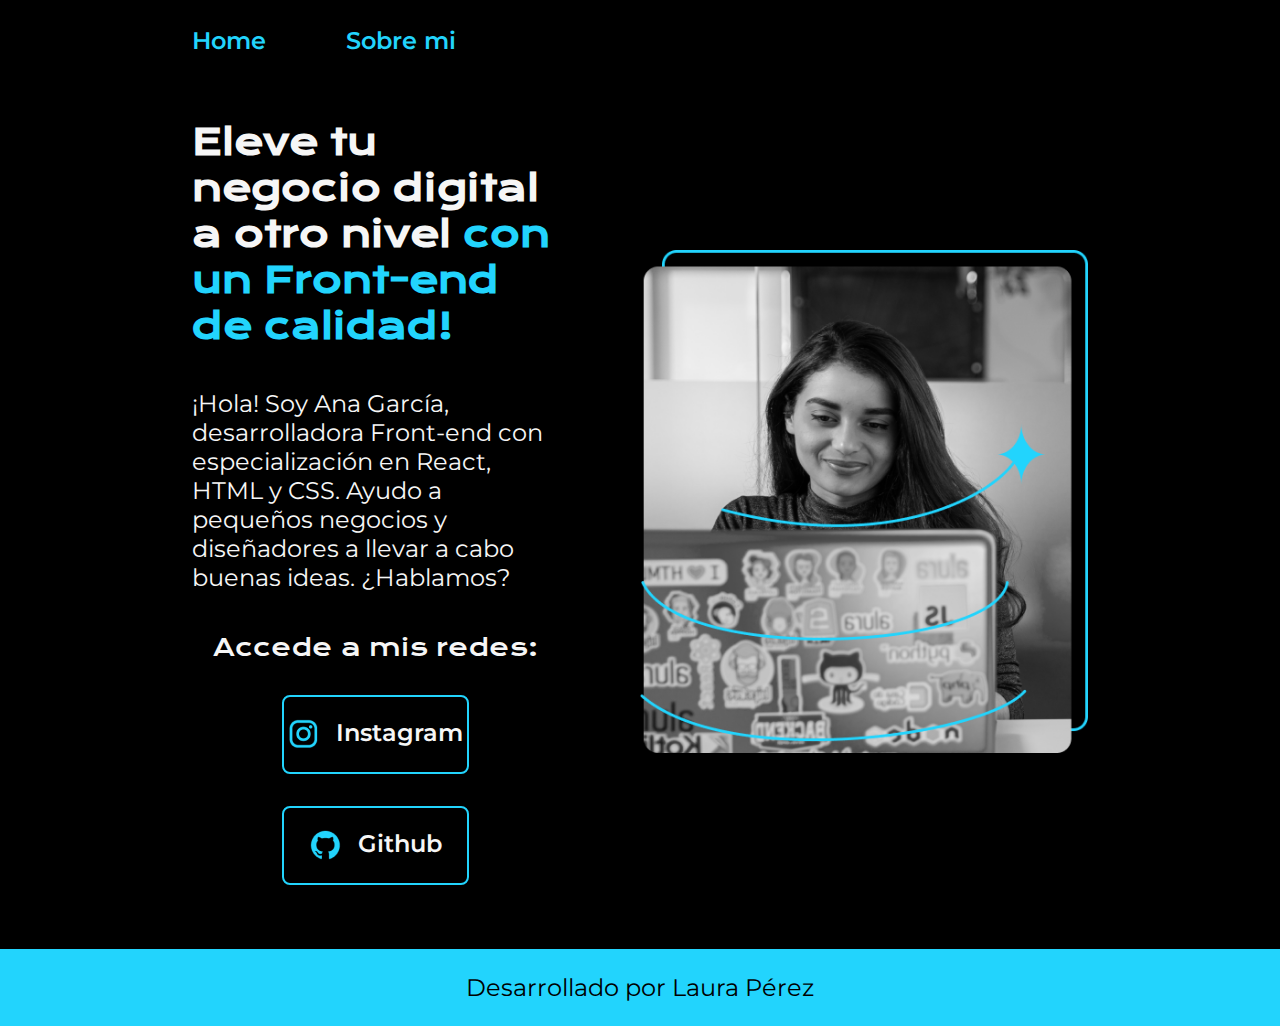
<file: index.html>
<!DOCTYPE html>
<html lang="en">
<head>
    <meta charset="UTF-8">
    <meta name="viewport" content="width=device-width, initial-scale=1.0">
    <title>Portafolio</title>
    <link rel="stylesheet" href="./Styles/style.css">
</head>
<body>
    <header class="header">
        <nav class="header_menu">
            <a class="header_menu_link" href="index.html">Home</a>
            <a class="header_menu_link" href="about.html">Sobre mi</a>
        </nav>
    </header>
    <main class="presentacion">
        <section class="presentacion_contenido">
            <h1 class="presentacion_contenido_titulo">Eleve tu negocio digital a otro nivel <strong class="titulo-destaque">con un Front-end de calidad!</strong> 
            </h1>
            <p class="presentacion_contenido_texto">¡Hola! Soy Ana García, desarrolladora Front-end con especialización en React, HTML y CSS. Ayudo a pequeños negocios y diseñadores a llevar a cabo buenas ideas. ¿Hablamos?
            </p>
            <div class="presentacion_enlaces">
                <h2 class="presentacion_enlace_subtitulo" >Accede a mis redes: </h2>
                <a class="presentacion_enlace_link" href="https://www.instagram.com"><img src="./assets/instagram.png" alt="">Instagram</a>
                <a class="presentacion_enlace_link" href="https://wwww.github.com/"><img src="./assets/github.png" alt="">Github</a>
            </div>
        </section>
        <img class="presentacion_imagen" src="Imagem.png" alt="Imagen Ana">
        
    </main>
    <footer class="footer">
        <p>Desarrollado por Laura Pérez</p>
    </footer>
</body>
</html>
</file>
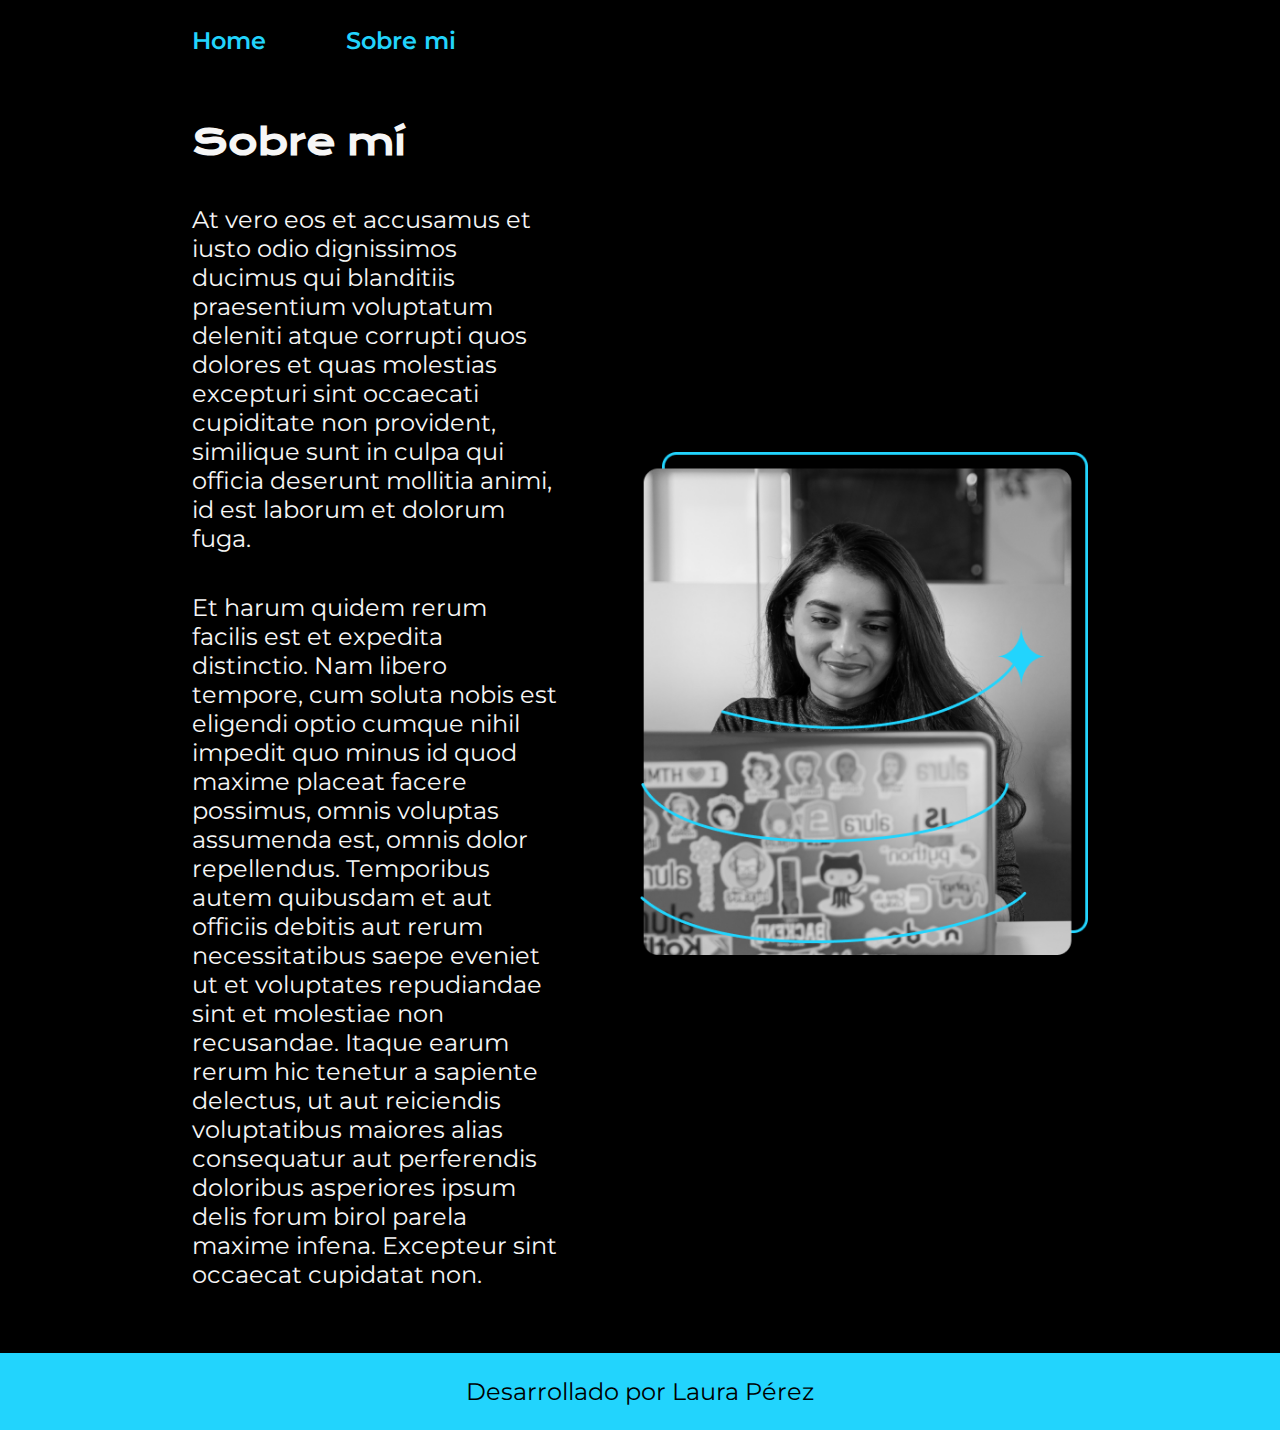
<file: about.html>
<html lang="es">
<head>
    <meta charset="UTF-8">
    <meta name="viewport" content="width=device-width, initial-scale=1.0">
    <title>Sobre mi</title>
    <link rel="stylesheet" href="Styles/style.css">
</head>
<body>
    <header class="header">
        <nav class="header_menu">
            <a class="header_menu_link" href="index.html">Home</a>
            <a class="header_menu_link" href="about.html">Sobre mi</a>
        </nav>
    </header>
    <main class="presentacion">
        <section class="presentacion_contenido">
            <h1 class="presentacion_contenido_titulo">Sobre mí</h1>
            <p class="presentacion_contenido_texto">At vero eos et accusamus et iusto odio dignissimos ducimus qui blanditiis praesentium voluptatum deleniti atque corrupti quos dolores et quas molestias excepturi sint occaecati cupiditate non provident, similique sunt in culpa qui officia deserunt mollitia animi, id est laborum et dolorum fuga.</p>
            <p class="presentacion_contenido_texto">
            Et harum quidem rerum facilis est et expedita distinctio. Nam libero tempore, cum soluta nobis est eligendi optio cumque nihil impedit quo minus id quod maxime placeat facere possimus, omnis voluptas assumenda est, omnis dolor repellendus. Temporibus autem quibusdam et aut officiis debitis aut rerum necessitatibus saepe eveniet ut et voluptates repudiandae sint et molestiae non recusandae. Itaque earum rerum hic tenetur a sapiente delectus, ut aut reiciendis voluptatibus maiores alias consequatur aut perferendis doloribus asperiores ipsum delis forum birol parela maxime infena. Excepteur sint occaecat cupidatat non.</p>
        </section>
        <img class="presentacion_imagen" src="Imagem.png" alt="Imagen Ana">

    </main>
    <footer class="footer">
        <p>Desarrollado por Laura Pérez</p>
    </footer>
</body>
</html>
</file>
<file: Styles/style.css>
@import url('https://fonts.googleapis.com/css2?family=Krona+One&family=Montserrat:wght@400;600&display=swap');


:root {
    --color-primario: #000000;
    --color-secundario: #F6F6F6;
    --color-terciario: #22D4FD;
    --color-hover: #272727;

    --fuente-krona: 'Krona One', sans-serif;
    --fuente-montserrat: 'Montserrat', sans-serif;
}

* {
    padding: 0;
    margin:0;
}

body{
    box-sizing: border-box;
    background-color: var(--color-primario);
    color: var(--color-secundario);
}

.header{
    padding: 2% 0% 0% 15%;
}

.header_menu{
    display: flex;
    gap: 80px;
}
.header_menu_link{
    font-family: var(--fuente-montserrat);
    font-size: 1.5rem;
    font-weight: 600;
    color: var(--color-terciario);
    text-decoration: none;

}



.presentacion {
    padding: 5% 15%;
    display: flex;
    align-items: center;
    justify-content: space-between;
    gap: 82px;
}

.presentacion_contenido{
    width: 50%;
    display: flex;
    flex-direction: column;
    gap: 40px;
}


.presentacion_contenido_titulo{
    font-size: 2.25rem;
    font-family: var(--fuente-krona);
}

.titulo-destaque {
    color: var(--color-terciario); ;
}

.presentacion_contenido_texto{
    font-size: 1.5rem;
    font-family: var(--fuente-montserrat);
}

.presentacion_enlaces{
    display: flex;
    flex-direction: column;
    justify-content: space-between;
    align-items: center;
    gap: 32px;
}

.presentacion_enlace_subtitulo{
    font-family: var(--fuente-krona);
    font-weight: 400;
    font-size: 1.5rem;
}
.presentacion_enlace_link{
      display: flex;
      justify-content: center;
      gap: 16px;
      border: 2px solid var(--color-terciario);
      width: 50%;
      text-align: center;
      border-radius: 8px;
      font-size: 1.5rem;
      font-weight: 600;
      padding: 21.5px 0;
      text-decoration: none;
      color: var(--color-secundario);
      font-family: var(--fuente-montserrat);
}

.presentacion_enlace_link:hover{
    background-color: var(--color-hover);
}
.presentacion_imagen{
    width: 50%;
}

.footer{
    color:var(--color-primario);
    background-color: var(--color-terciario);
    padding: 1.5rem;
    text-align: center;
    font-family: var(--fuente-montserrat);
    font-size: 24px;
    font-weight: 400;
}

@media (max-width:1200px){

    .header{
        padding: 10%;
    }
    .header_menu{
        justify-content: center;
    }
    .presentacion{
        flex-direction: column-reverse;
        padding: 5%;
    }
    .presentacion_contenido{
        width: auto;
    }


}
</file>
